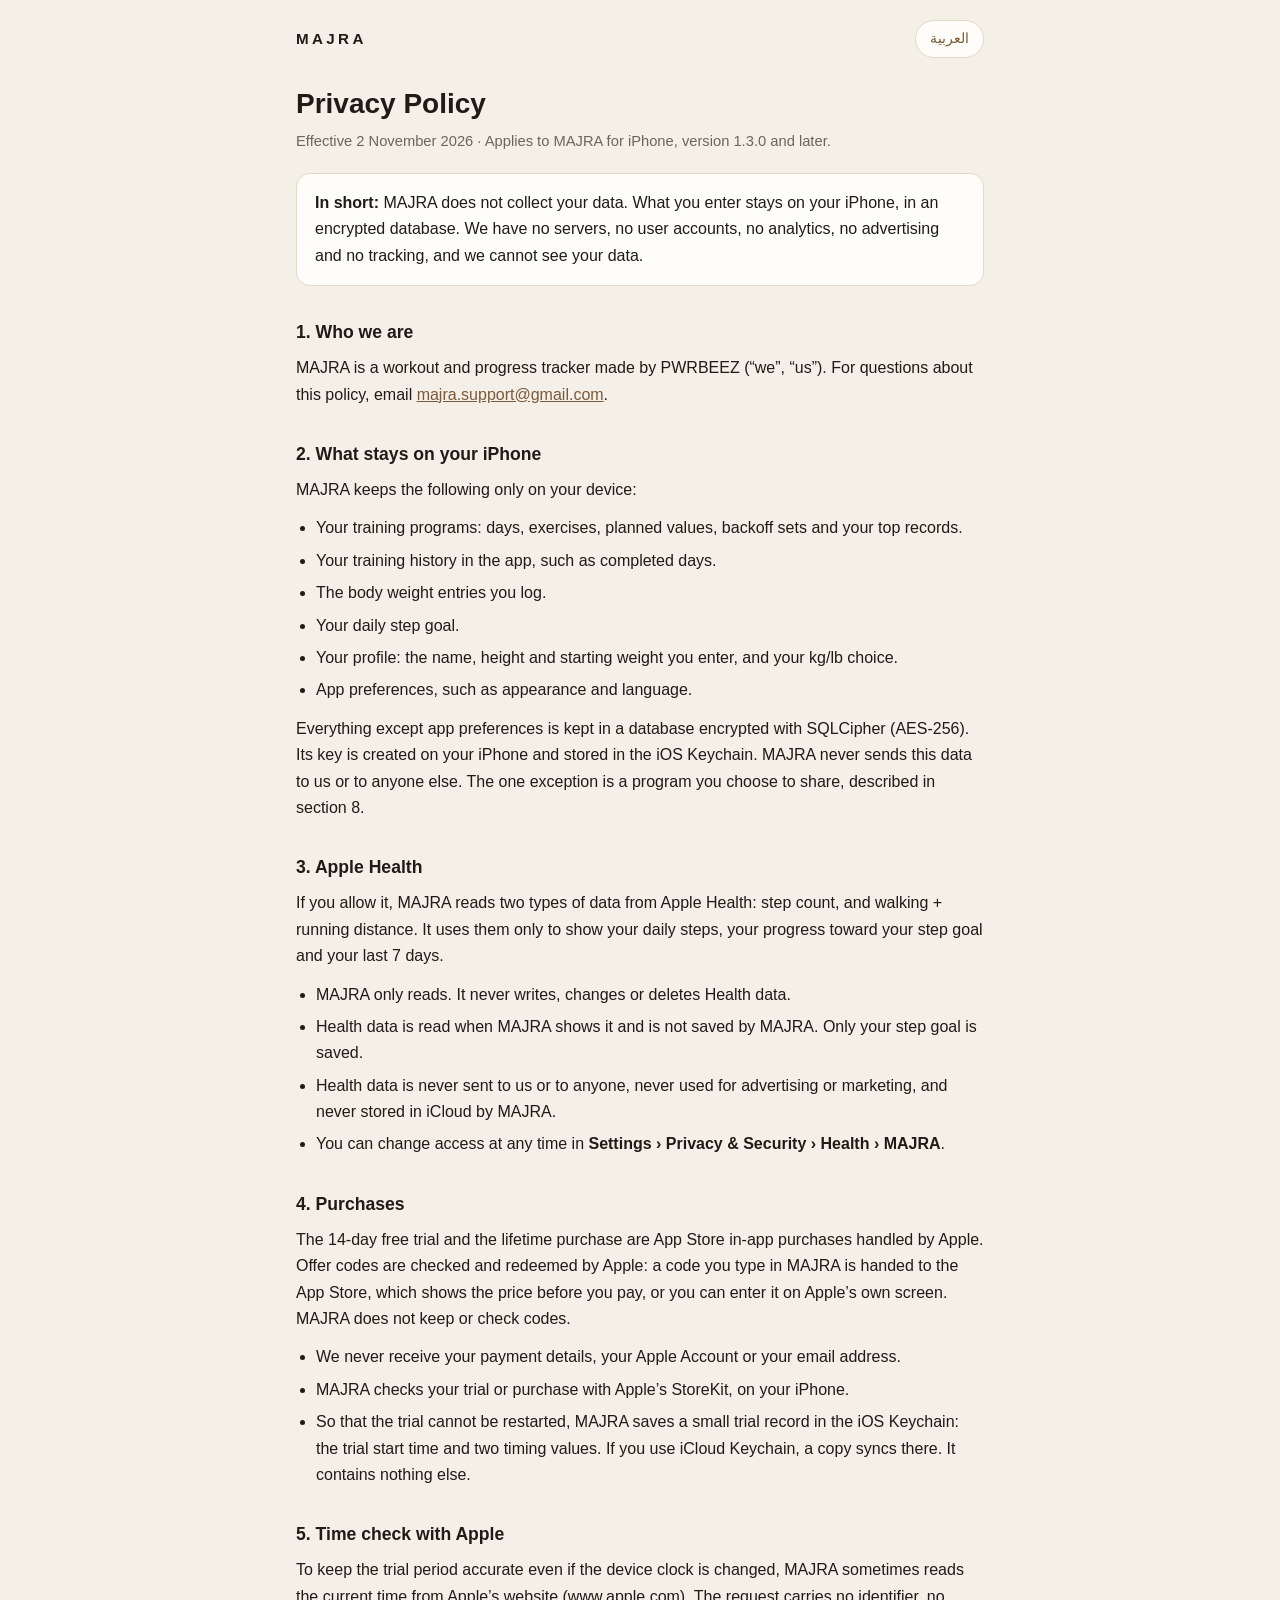
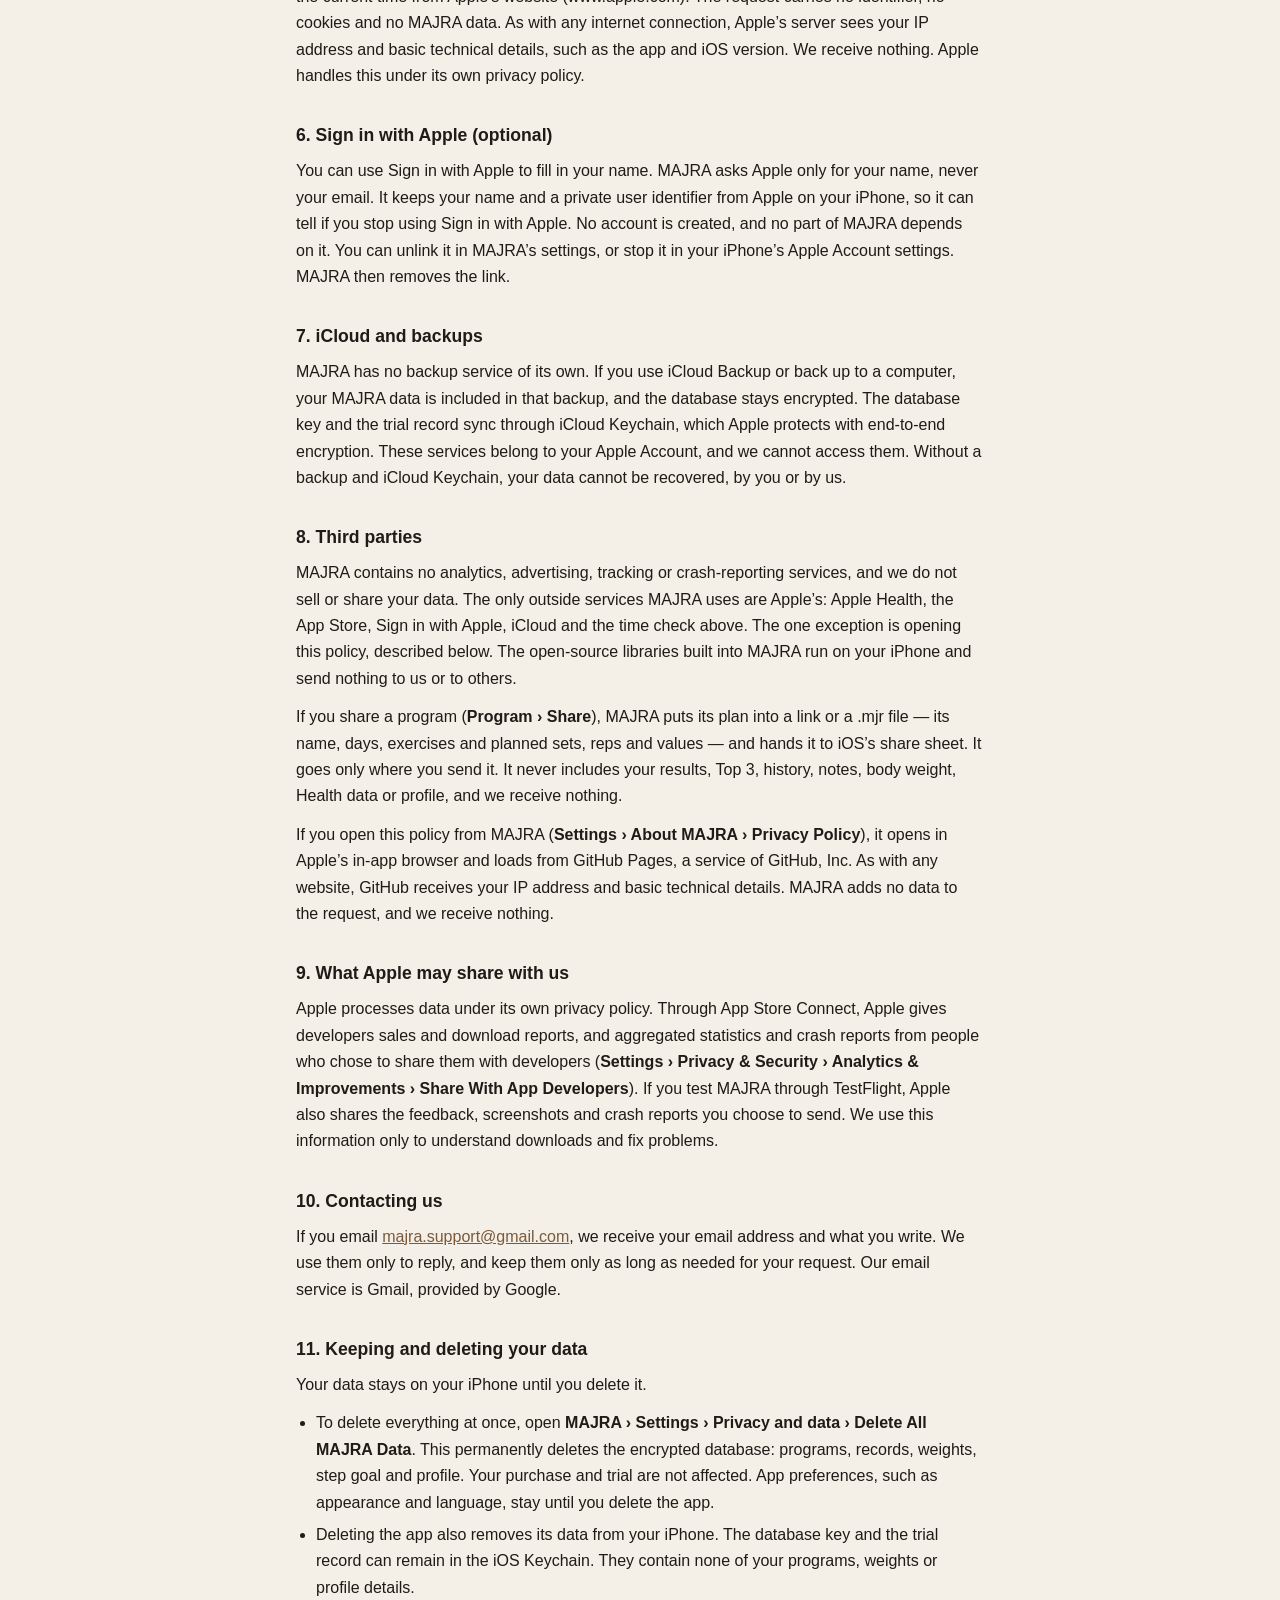
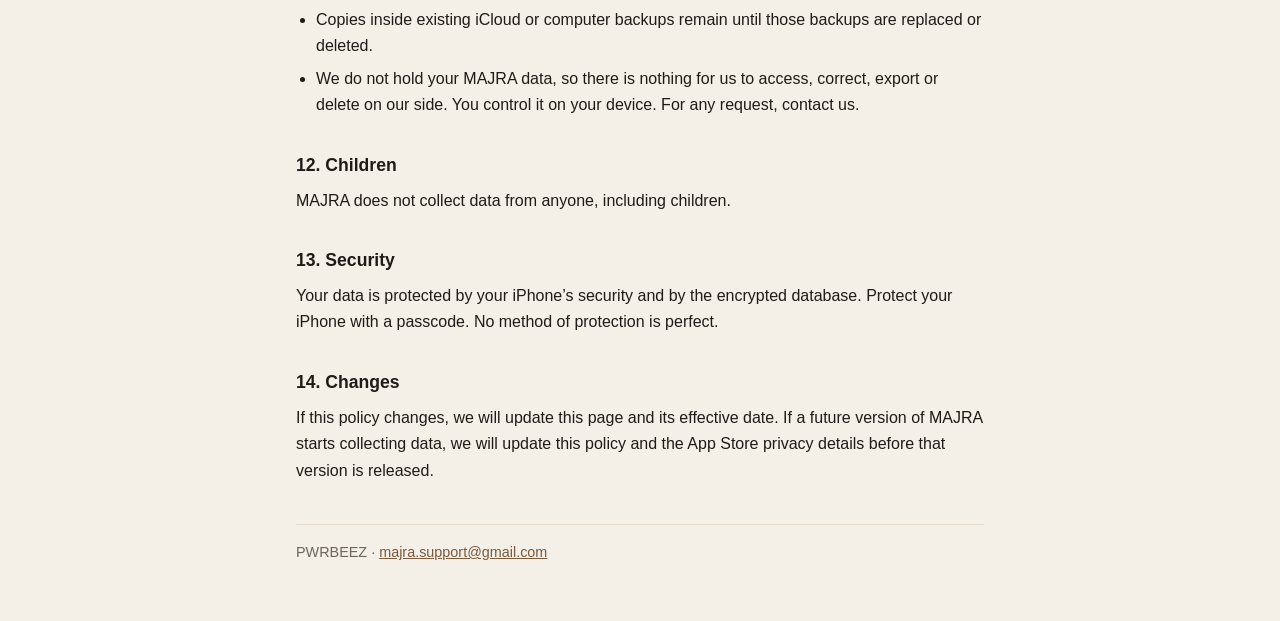
<file: index.html>
<!doctype html>
<html lang="en" dir="ltr">
<head>
<meta charset="utf-8">
<meta name="viewport" content="width=device-width, initial-scale=1">
<meta name="color-scheme" content="light dark">
<title>MAJRA Privacy Policy</title>
<meta name="description" content="Privacy Policy for MAJRA, the workout and progress tracker for iPhone. MAJRA does not collect your data.">
<link rel="alternate" hreflang="en" href="https://pwrbeez.github.io/majra-privacy/">
<link rel="alternate" hreflang="ar" href="https://pwrbeez.github.io/majra-privacy/ar/">
<link rel="stylesheet" href="style.css">
</head>
<body>
<main>
  <div class="top">
    <span class="mark">MAJRA</span>
    <a class="switch" href="ar/" hreflang="ar" lang="ar">العربية</a>
  </div>

  <h1>Privacy Policy</h1>
  <p class="meta">Effective 2 November 2026 · Applies to MAJRA for iPhone, version 1.3.0 and later.</p>

  <div class="summary">
    <p><strong>In short:</strong> MAJRA does not collect your data. What you enter stays on your iPhone, in an encrypted database. We have no servers, no user accounts, no analytics, no advertising and no tracking, and we cannot see your data.</p>
  </div>

  <h2>1. Who we are</h2>
  <p>MAJRA is a workout and progress tracker made by PWRBEEZ (“we”, “us”). For questions about this policy, email <a href="mailto:majra.support@gmail.com">majra.support@gmail.com</a>.</p>

  <h2>2. What stays on your iPhone</h2>
  <p>MAJRA keeps the following only on your device:</p>
  <ul>
    <li>Your training programs: days, exercises, planned values, backoff sets and your top records.</li>
    <li>Your training history in the app, such as completed days.</li>
    <li>The body weight entries you log.</li>
    <li>Your daily step goal.</li>
    <li>Your profile: the name, height and starting weight you enter, and your kg/lb choice.</li>
    <li>App preferences, such as appearance and language.</li>
  </ul>
  <p>Everything except app preferences is kept in a database encrypted with SQLCipher (AES-256). Its key is created on your iPhone and stored in the iOS Keychain. MAJRA never sends this data to us or to anyone else. The one exception is a program you choose to share, described in section 8.</p>

  <h2>3. Apple Health</h2>
  <p>If you allow it, MAJRA reads two types of data from Apple Health: step count, and walking + running distance. It uses them only to show your daily steps, your progress toward your step goal and your last 7 days.</p>
  <ul>
    <li>MAJRA only reads. It never writes, changes or deletes Health data.</li>
    <li>Health data is read when MAJRA shows it and is not saved by MAJRA. Only your step goal is saved.</li>
    <li>Health data is never sent to us or to anyone, never used for advertising or marketing, and never stored in iCloud by MAJRA.</li>
    <li>You can change access at any time in <span class="path">Settings › Privacy &amp; Security › Health › MAJRA</span>.</li>
  </ul>

  <h2>4. Purchases</h2>
  <p>The 14-day free trial and the lifetime purchase are App Store in-app purchases handled by Apple. Offer codes are checked and redeemed by Apple: a code you type in MAJRA is handed to the App Store, which shows the price before you pay, or you can enter it on Apple’s own screen. MAJRA does not keep or check codes.</p>
  <ul>
    <li>We never receive your payment details, your Apple Account or your email address.</li>
    <li>MAJRA checks your trial or purchase with Apple’s StoreKit, on your iPhone.</li>
    <li>So that the trial cannot be restarted, MAJRA saves a small trial record in the iOS Keychain: the trial start time and two timing values. If you use iCloud Keychain, a copy syncs there. It contains nothing else.</li>
  </ul>

  <h2>5. Time check with Apple</h2>
  <p>To keep the trial period accurate even if the device clock is changed, MAJRA sometimes reads the current time from Apple’s website (www.apple.com). The request carries no identifier, no cookies and no MAJRA data. As with any internet connection, Apple’s server sees your IP address and basic technical details, such as the app and iOS version. We receive nothing. Apple handles this under its own privacy policy.</p>

  <h2>6. Sign in with Apple (optional)</h2>
  <p>You can use Sign in with Apple to fill in your name. MAJRA asks Apple only for your name, never your email. It keeps your name and a private user identifier from Apple on your iPhone, so it can tell if you stop using Sign in with Apple. No account is created, and no part of MAJRA depends on it. You can unlink it in MAJRA’s settings, or stop it in your iPhone’s Apple Account settings. MAJRA then removes the link.</p>

  <h2>7. iCloud and backups</h2>
  <p>MAJRA has no backup service of its own. If you use iCloud Backup or back up to a computer, your MAJRA data is included in that backup, and the database stays encrypted. The database key and the trial record sync through iCloud Keychain, which Apple protects with end-to-end encryption. These services belong to your Apple Account, and we cannot access them. Without a backup and iCloud Keychain, your data cannot be recovered, by you or by us.</p>

  <h2>8. Third parties</h2>
  <p>MAJRA contains no analytics, advertising, tracking or crash-reporting services, and we do not sell or share your data. The only outside services MAJRA uses are Apple’s: Apple Health, the App Store, Sign in with Apple, iCloud and the time check above. The one exception is opening this policy, described below. The open-source libraries built into MAJRA run on your iPhone and send nothing to us or to others.</p>
  <p>If you share a program (<span class="path">Program › Share</span>), MAJRA puts its plan into a link or a .mjr file — its name, days, exercises and planned sets, reps and values — and hands it to iOS’s share sheet. It goes only where you send it. It never includes your results, Top 3, history, notes, body weight, Health data or profile, and we receive nothing.</p>
  <p>If you open this policy from MAJRA (<span class="path">Settings › About MAJRA › Privacy Policy</span>), it opens in Apple’s in-app browser and loads from GitHub Pages, a service of GitHub, Inc. As with any website, GitHub receives your IP address and basic technical details. MAJRA adds no data to the request, and we receive nothing.</p>

  <h2>9. What Apple may share with us</h2>
  <p>Apple processes data under its own privacy policy. Through App Store Connect, Apple gives developers sales and download reports, and aggregated statistics and crash reports from people who chose to share them with developers (<span class="path">Settings › Privacy &amp; Security › Analytics &amp; Improvements › Share With App Developers</span>). If you test MAJRA through TestFlight, Apple also shares the feedback, screenshots and crash reports you choose to send. We use this information only to understand downloads and fix problems.</p>

  <h2>10. Contacting us</h2>
  <p>If you email <a href="mailto:majra.support@gmail.com">majra.support@gmail.com</a>, we receive your email address and what you write. We use them only to reply, and keep them only as long as needed for your request. Our email service is Gmail, provided by Google.</p>

  <h2>11. Keeping and deleting your data</h2>
  <p>Your data stays on your iPhone until you delete it.</p>
  <ul>
    <li>To delete everything at once, open <span class="path">MAJRA › Settings › Privacy and data › Delete All MAJRA Data</span>. This permanently deletes the encrypted database: programs, records, weights, step goal and profile. Your purchase and trial are not affected. App preferences, such as appearance and language, stay until you delete the app.</li>
    <li>Deleting the app also removes its data from your iPhone. The database key and the trial record can remain in the iOS Keychain. They contain none of your programs, weights or profile details.</li>
    <li>Copies inside existing iCloud or computer backups remain until those backups are replaced or deleted.</li>
    <li>We do not hold your MAJRA data, so there is nothing for us to access, correct, export or delete on our side. You control it on your device. For any request, contact us.</li>
  </ul>

  <h2>12. Children</h2>
  <p>MAJRA does not collect data from anyone, including children.</p>

  <h2>13. Security</h2>
  <p>Your data is protected by your iPhone’s security and by the encrypted database. Protect your iPhone with a passcode. No method of protection is perfect.</p>

  <h2>14. Changes</h2>
  <p>If this policy changes, we will update this page and its effective date. If a future version of MAJRA starts collecting data, we will update this policy and the App Store privacy details before that version is released.</p>

  <footer>PWRBEEZ · <a href="mailto:majra.support@gmail.com">majra.support@gmail.com</a></footer>
</main>
</body>
</html>
</file>
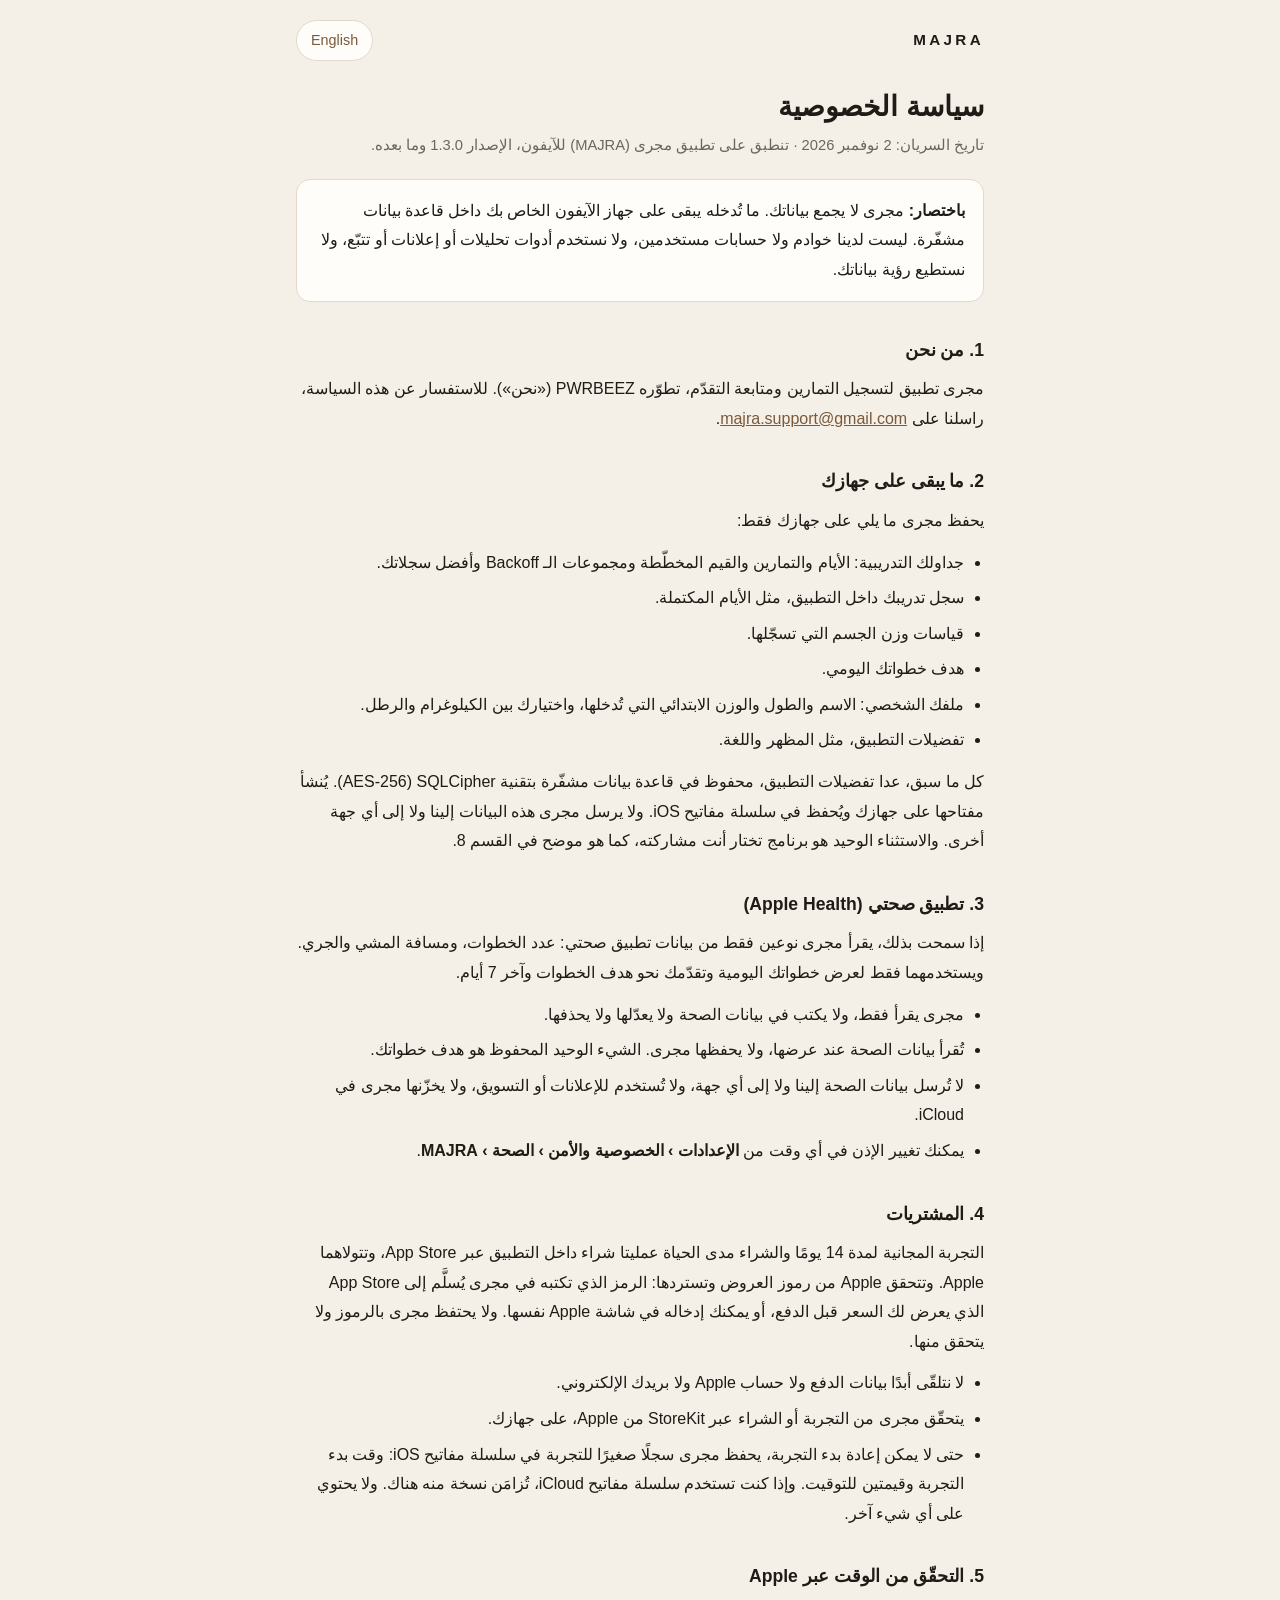
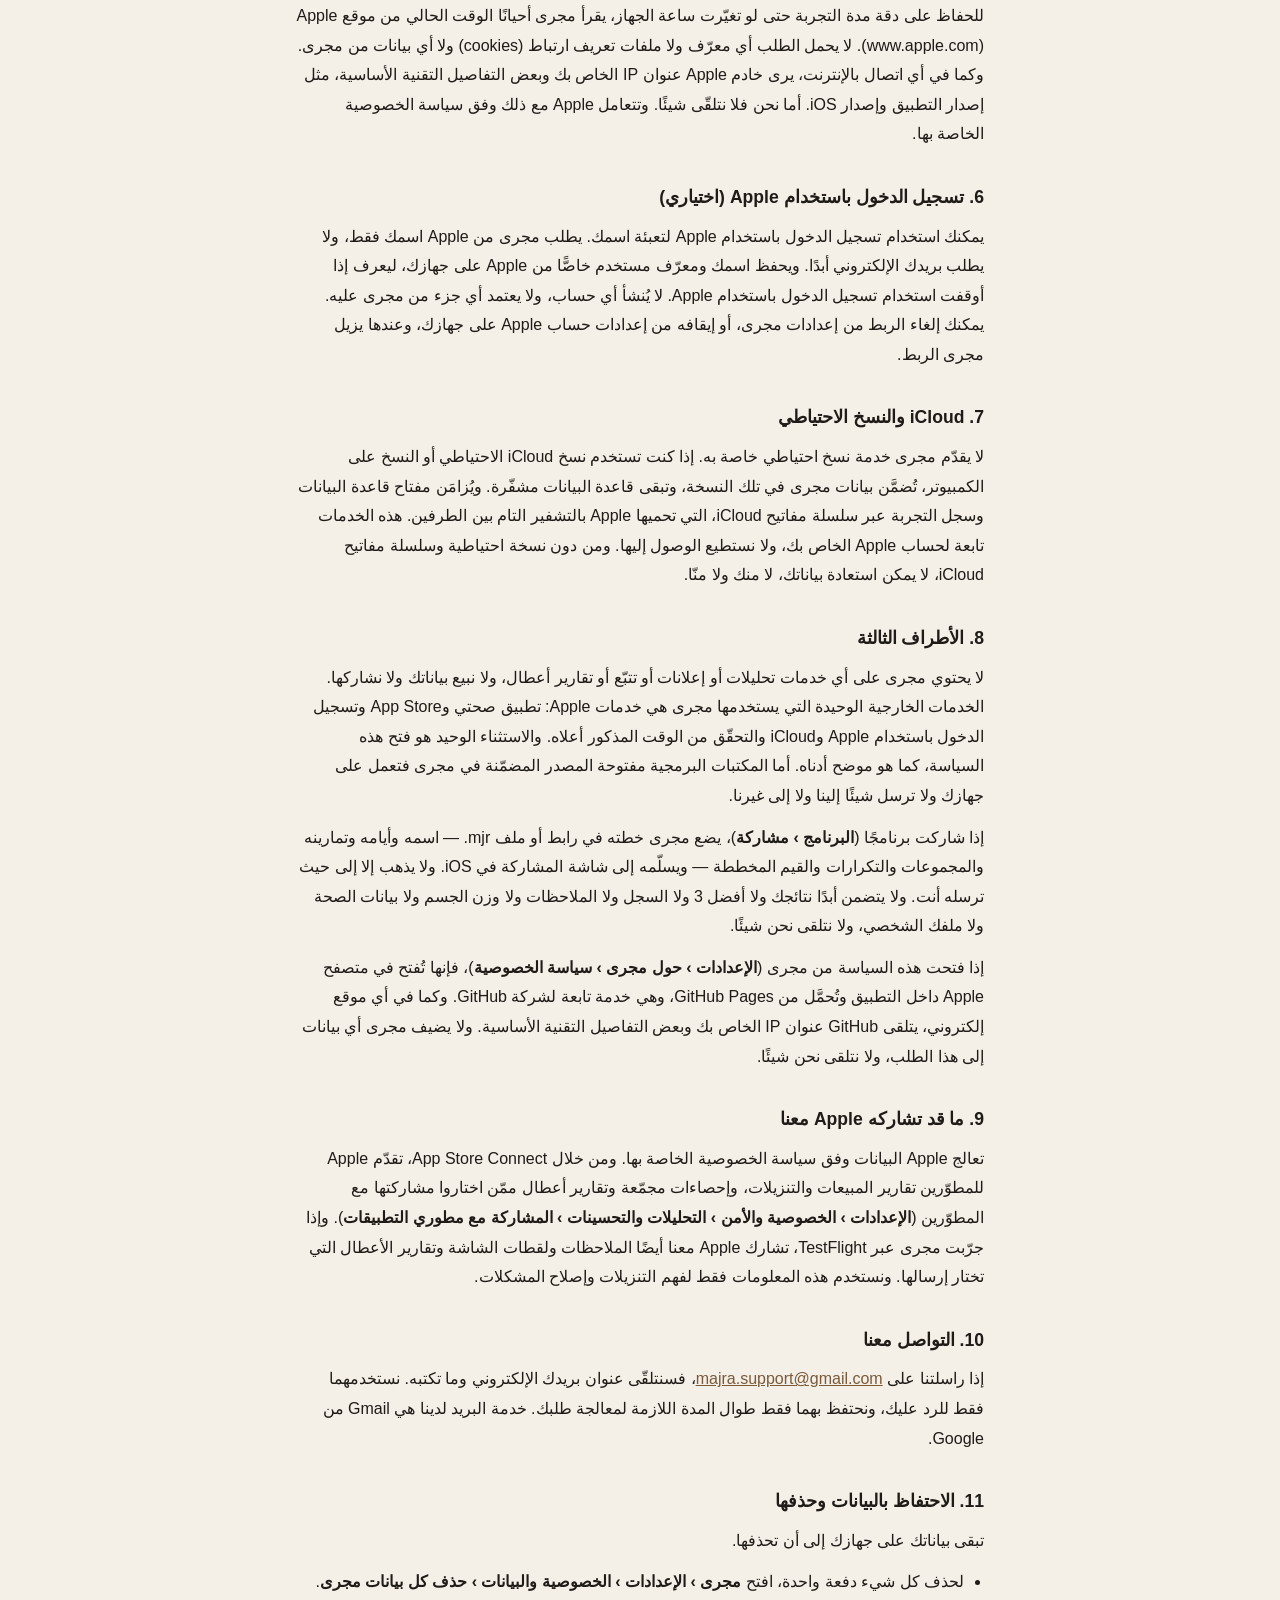
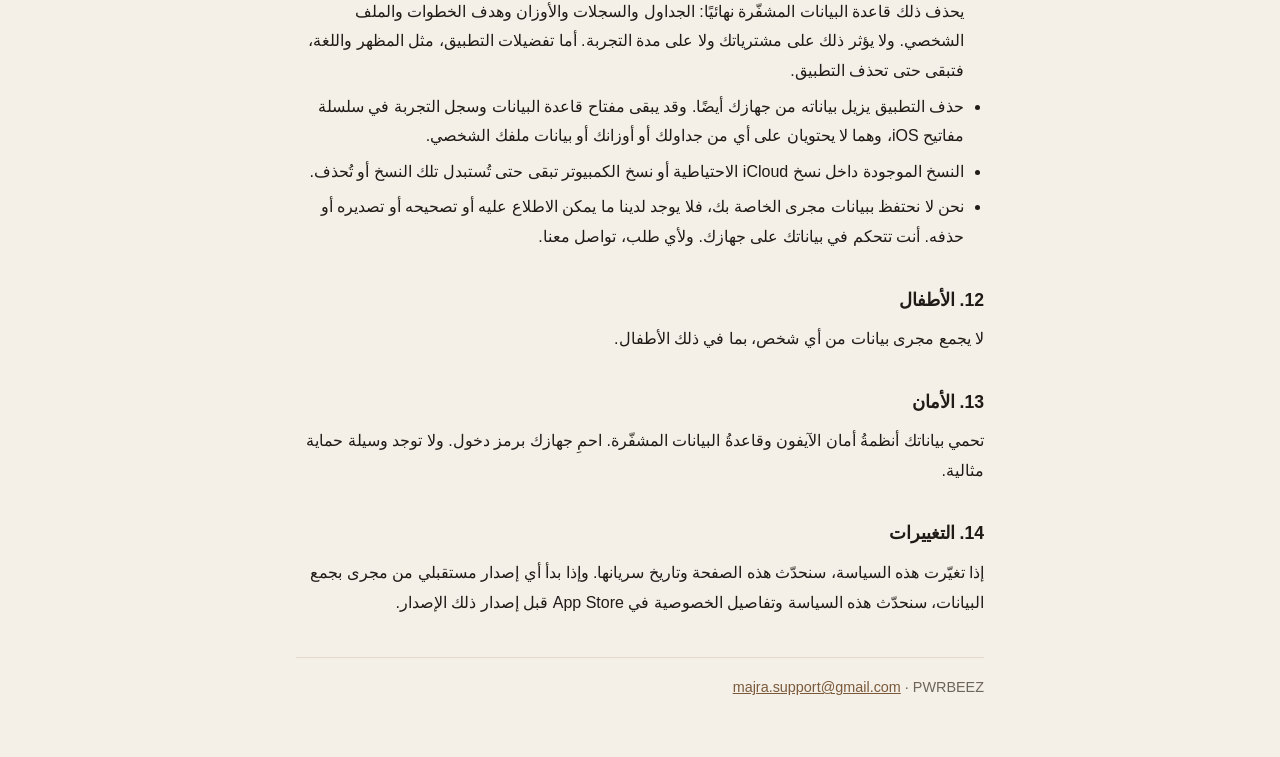
<file: ar/index.html>
<!doctype html>
<html lang="ar" dir="rtl">
<head>
<meta charset="utf-8">
<meta name="viewport" content="width=device-width, initial-scale=1">
<meta name="color-scheme" content="light dark">
<title>سياسة الخصوصية لتطبيق مجرى</title>
<meta name="description" content="سياسة الخصوصية لتطبيق مجرى (MAJRA) لتسجيل التمارين ومتابعة التقدّم على الآيفون. مجرى لا يجمع بياناتك.">
<link rel="alternate" hreflang="en" href="https://pwrbeez.github.io/majra-privacy/">
<link rel="alternate" hreflang="ar" href="https://pwrbeez.github.io/majra-privacy/ar/">
<link rel="stylesheet" href="../style.css">
</head>
<body>
<main>
  <div class="top">
    <span class="mark" dir="ltr">MAJRA</span>
    <a class="switch" href="../" hreflang="en" lang="en">English</a>
  </div>

  <h1>سياسة الخصوصية</h1>
  <p class="meta">تاريخ السريان: 2 نوفمبر 2026 · تنطبق على تطبيق مجرى (MAJRA) للآيفون، الإصدار 1.3.0 وما بعده.</p>

  <div class="summary">
    <p><strong>باختصار:</strong> مجرى لا يجمع بياناتك. ما تُدخله يبقى على جهاز الآيفون الخاص بك داخل قاعدة بيانات مشفّرة. ليست لدينا خوادم ولا حسابات مستخدمين، ولا نستخدم أدوات تحليلات أو إعلانات أو تتبّع، ولا نستطيع رؤية بياناتك.</p>
  </div>

  <h2>1. من نحن</h2>
  <p>مجرى تطبيق لتسجيل التمارين ومتابعة التقدّم، تطوّره PWRBEEZ («نحن»). للاستفسار عن هذه السياسة، راسلنا على <a href="mailto:majra.support@gmail.com" dir="ltr">majra.support@gmail.com</a>.</p>

  <h2>2. ما يبقى على جهازك</h2>
  <p>يحفظ مجرى ما يلي على جهازك فقط:</p>
  <ul>
    <li>جداولك التدريبية: الأيام والتمارين والقيم المخطّطة ومجموعات الـ Backoff وأفضل سجلاتك.</li>
    <li>سجل تدريبك داخل التطبيق، مثل الأيام المكتملة.</li>
    <li>قياسات وزن الجسم التي تسجّلها.</li>
    <li>هدف خطواتك اليومي.</li>
    <li>ملفك الشخصي: الاسم والطول والوزن الابتدائي التي تُدخلها، واختيارك بين الكيلوغرام والرطل.</li>
    <li>تفضيلات التطبيق، مثل المظهر واللغة.</li>
  </ul>
  <p>كل ما سبق، عدا تفضيلات التطبيق، محفوظ في قاعدة بيانات مشفّرة بتقنية SQLCipher ‏(AES-256). يُنشأ مفتاحها على جهازك ويُحفظ في سلسلة مفاتيح iOS. ولا يرسل مجرى هذه البيانات إلينا ولا إلى أي جهة أخرى. والاستثناء الوحيد هو برنامج تختار أنت مشاركته، كما هو موضح في القسم 8.</p>

  <h2>3. تطبيق صحتي (Apple Health)</h2>
  <p>إذا سمحت بذلك، يقرأ مجرى نوعين فقط من بيانات تطبيق صحتي: عدد الخطوات، ومسافة المشي والجري. ويستخدمهما فقط لعرض خطواتك اليومية وتقدّمك نحو هدف الخطوات وآخر 7 أيام.</p>
  <ul>
    <li>مجرى يقرأ فقط، ولا يكتب في بيانات الصحة ولا يعدّلها ولا يحذفها.</li>
    <li>تُقرأ بيانات الصحة عند عرضها، ولا يحفظها مجرى. الشيء الوحيد المحفوظ هو هدف خطواتك.</li>
    <li>لا تُرسل بيانات الصحة إلينا ولا إلى أي جهة، ولا تُستخدم للإعلانات أو التسويق، ولا يخزّنها مجرى في iCloud.</li>
    <li>يمكنك تغيير الإذن في أي وقت من <span class="path">الإعدادات › الخصوصية والأمن › الصحة › MAJRA</span>.</li>
  </ul>

  <h2>4. المشتريات</h2>
  <p>التجربة المجانية لمدة 14 يومًا والشراء مدى الحياة عمليتا شراء داخل التطبيق عبر App Store، وتتولاهما Apple. وتتحقق Apple من رموز العروض وتستردها: الرمز الذي تكتبه في مجرى يُسلَّم إلى App Store الذي يعرض لك السعر قبل الدفع، أو يمكنك إدخاله في شاشة Apple نفسها. ولا يحتفظ مجرى بالرموز ولا يتحقق منها.</p>
  <ul>
    <li>لا نتلقّى أبدًا بيانات الدفع ولا حساب Apple ولا بريدك الإلكتروني.</li>
    <li>يتحقّق مجرى من التجربة أو الشراء عبر StoreKit من Apple، على جهازك.</li>
    <li>حتى لا يمكن إعادة بدء التجربة، يحفظ مجرى سجلًا صغيرًا للتجربة في سلسلة مفاتيح iOS: وقت بدء التجربة وقيمتين للتوقيت. وإذا كنت تستخدم سلسلة مفاتيح iCloud، تُزامَن نسخة منه هناك. ولا يحتوي على أي شيء آخر.</li>
  </ul>

  <h2>5. التحقّق من الوقت عبر Apple</h2>
  <p>للحفاظ على دقة مدة التجربة حتى لو تغيّرت ساعة الجهاز، يقرأ مجرى أحيانًا الوقت الحالي من موقع Apple ‏(<span dir="ltr">www.apple.com</span>). لا يحمل الطلب أي معرّف ولا ملفات تعريف ارتباط (cookies) ولا أي بيانات من مجرى. وكما في أي اتصال بالإنترنت، يرى خادم Apple عنوان IP الخاص بك وبعض التفاصيل التقنية الأساسية، مثل إصدار التطبيق وإصدار iOS. أما نحن فلا نتلقّى شيئًا. وتتعامل Apple مع ذلك وفق سياسة الخصوصية الخاصة بها.</p>

  <h2>6. تسجيل الدخول باستخدام Apple (اختياري)</h2>
  <p>يمكنك استخدام تسجيل الدخول باستخدام Apple لتعبئة اسمك. يطلب مجرى من Apple اسمك فقط، ولا يطلب بريدك الإلكتروني أبدًا. ويحفظ اسمك ومعرّف مستخدم خاصًّا من Apple على جهازك، ليعرف إذا أوقفت استخدام تسجيل الدخول باستخدام Apple. لا يُنشأ أي حساب، ولا يعتمد أي جزء من مجرى عليه. يمكنك إلغاء الربط من إعدادات مجرى، أو إيقافه من إعدادات حساب Apple على جهازك، وعندها يزيل مجرى الربط.</p>

  <h2>7. iCloud والنسخ الاحتياطي</h2>
  <p>لا يقدّم مجرى خدمة نسخ احتياطي خاصة به. إذا كنت تستخدم نسخ iCloud الاحتياطي أو النسخ على الكمبيوتر، تُضمَّن بيانات مجرى في تلك النسخة، وتبقى قاعدة البيانات مشفّرة. ويُزامَن مفتاح قاعدة البيانات وسجل التجربة عبر سلسلة مفاتيح iCloud، التي تحميها Apple بالتشفير التام بين الطرفين. هذه الخدمات تابعة لحساب Apple الخاص بك، ولا نستطيع الوصول إليها. ومن دون نسخة احتياطية وسلسلة مفاتيح iCloud، لا يمكن استعادة بياناتك، لا منك ولا منّا.</p>

  <h2>8. الأطراف الثالثة</h2>
  <p>لا يحتوي مجرى على أي خدمات تحليلات أو إعلانات أو تتبّع أو تقارير أعطال، ولا نبيع بياناتك ولا نشاركها. الخدمات الخارجية الوحيدة التي يستخدمها مجرى هي خدمات Apple: تطبيق صحتي وApp Store وتسجيل الدخول باستخدام Apple وiCloud والتحقّق من الوقت المذكور أعلاه. والاستثناء الوحيد هو فتح هذه السياسة، كما هو موضح أدناه. أما المكتبات البرمجية مفتوحة المصدر المضمّنة في مجرى فتعمل على جهازك ولا ترسل شيئًا إلينا ولا إلى غيرنا.</p>
  <p>إذا شاركت برنامجًا (<span class="path">البرنامج › مشاركة</span>)، يضع مجرى خطته في رابط أو ملف ‎.mjr‎ — اسمه وأيامه وتمارينه والمجموعات والتكرارات والقيم المخططة — ويسلّمه إلى شاشة المشاركة في iOS. ولا يذهب إلا إلى حيث ترسله أنت. ولا يتضمن أبدًا نتائجك ولا أفضل 3 ولا السجل ولا الملاحظات ولا وزن الجسم ولا بيانات الصحة ولا ملفك الشخصي، ولا نتلقى نحن شيئًا.</p>
  <p>إذا فتحت هذه السياسة من مجرى (<span class="path">الإعدادات › حول مجرى › سياسة الخصوصية</span>)، فإنها تُفتح في متصفح Apple داخل التطبيق وتُحمَّل من GitHub Pages، وهي خدمة تابعة لشركة GitHub. وكما في أي موقع إلكتروني، يتلقى GitHub عنوان IP الخاص بك وبعض التفاصيل التقنية الأساسية. ولا يضيف مجرى أي بيانات إلى هذا الطلب، ولا نتلقى نحن شيئًا.</p>

  <h2>9. ما قد تشاركه Apple معنا</h2>
  <p>تعالج Apple البيانات وفق سياسة الخصوصية الخاصة بها. ومن خلال App Store Connect، تقدّم Apple للمطوّرين تقارير المبيعات والتنزيلات، وإحصاءات مجمّعة وتقارير أعطال ممّن اختاروا مشاركتها مع المطوّرين (<span class="path">الإعدادات › الخصوصية والأمن › التحليلات والتحسينات › المشاركة مع مطوري التطبيقات</span>). وإذا جرّبت مجرى عبر TestFlight، تشارك Apple معنا أيضًا الملاحظات ولقطات الشاشة وتقارير الأعطال التي تختار إرسالها. ونستخدم هذه المعلومات فقط لفهم التنزيلات وإصلاح المشكلات.</p>

  <h2>10. التواصل معنا</h2>
  <p>إذا راسلتنا على <a href="mailto:majra.support@gmail.com" dir="ltr">majra.support@gmail.com</a>، فسنتلقّى عنوان بريدك الإلكتروني وما تكتبه. نستخدمهما فقط للرد عليك، ونحتفظ بهما فقط طوال المدة اللازمة لمعالجة طلبك. خدمة البريد لدينا هي Gmail من Google.</p>

  <h2>11. الاحتفاظ بالبيانات وحذفها</h2>
  <p>تبقى بياناتك على جهازك إلى أن تحذفها.</p>
  <ul>
    <li>لحذف كل شيء دفعة واحدة، افتح <span class="path">مجرى › الإعدادات › الخصوصية والبيانات › حذف كل بيانات مجرى</span>. يحذف ذلك قاعدة البيانات المشفّرة نهائيًا: الجداول والسجلات والأوزان وهدف الخطوات والملف الشخصي. ولا يؤثر ذلك على مشترياتك ولا على مدة التجربة. أما تفضيلات التطبيق، مثل المظهر واللغة، فتبقى حتى تحذف التطبيق.</li>
    <li>حذف التطبيق يزيل بياناته من جهازك أيضًا. وقد يبقى مفتاح قاعدة البيانات وسجل التجربة في سلسلة مفاتيح iOS، وهما لا يحتويان على أي من جداولك أو أوزانك أو بيانات ملفك الشخصي.</li>
    <li>النسخ الموجودة داخل نسخ iCloud الاحتياطية أو نسخ الكمبيوتر تبقى حتى تُستبدل تلك النسخ أو تُحذف.</li>
    <li>نحن لا نحتفظ ببيانات مجرى الخاصة بك، فلا يوجد لدينا ما يمكن الاطلاع عليه أو تصحيحه أو تصديره أو حذفه. أنت تتحكم في بياناتك على جهازك. ولأي طلب، تواصل معنا.</li>
  </ul>

  <h2>12. الأطفال</h2>
  <p>لا يجمع مجرى بيانات من أي شخص، بما في ذلك الأطفال.</p>

  <h2>13. الأمان</h2>
  <p>تحمي بياناتك أنظمةُ أمان الآيفون وقاعدةُ البيانات المشفّرة. احمِ جهازك برمز دخول. ولا توجد وسيلة حماية مثالية.</p>

  <h2>14. التغييرات</h2>
  <p>إذا تغيّرت هذه السياسة، سنحدّث هذه الصفحة وتاريخ سريانها. وإذا بدأ أي إصدار مستقبلي من مجرى بجمع البيانات، سنحدّث هذه السياسة وتفاصيل الخصوصية في App Store قبل إصدار ذلك الإصدار.</p>

  <footer>PWRBEEZ · <a href="mailto:majra.support@gmail.com" dir="ltr">majra.support@gmail.com</a></footer>
</main>
</body>
</html>
</file>
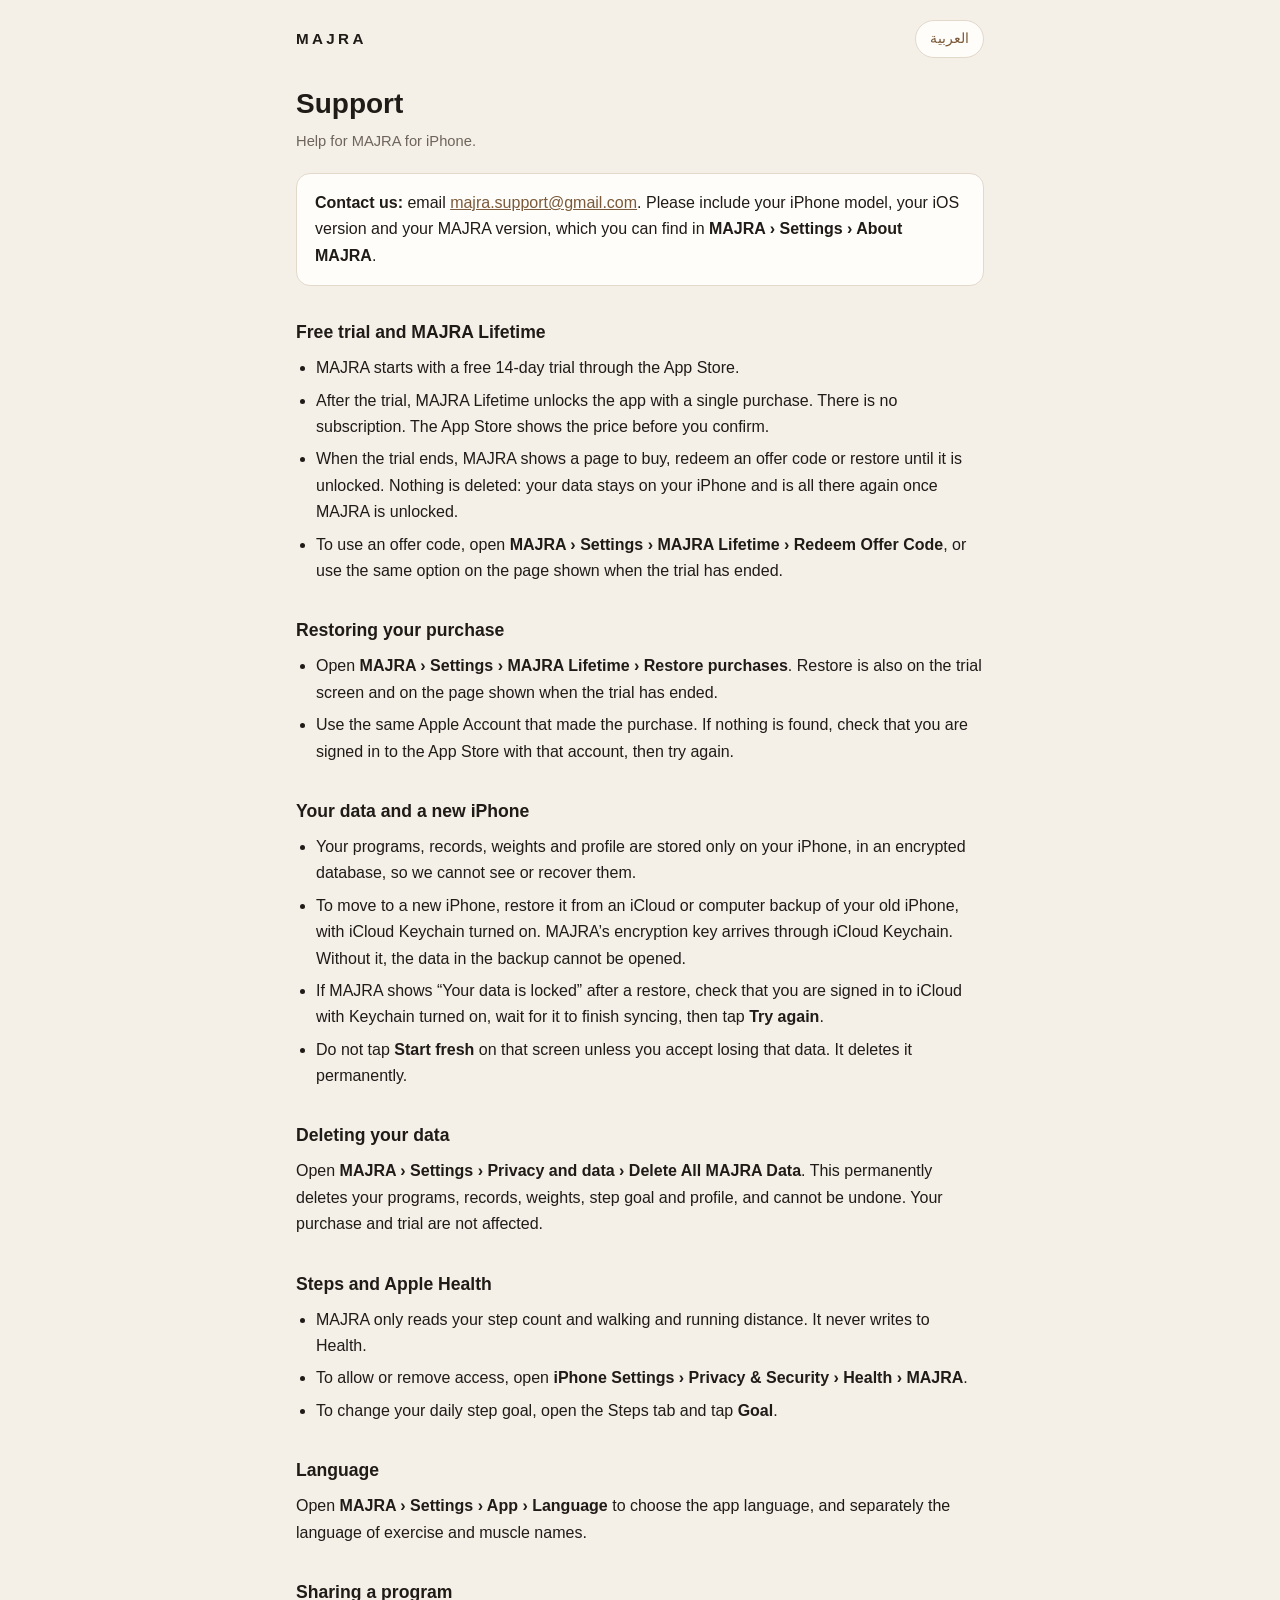
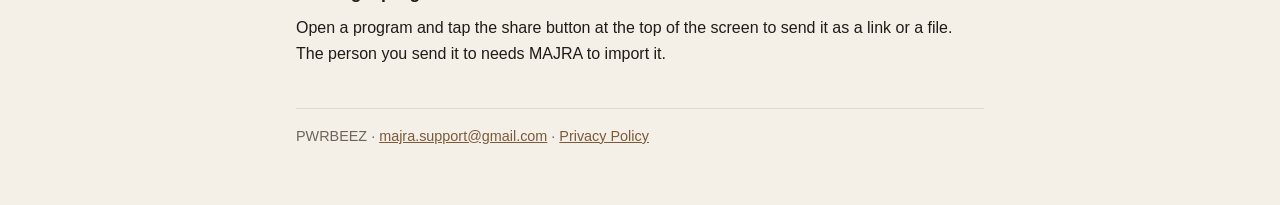
<file: support/index.html>
<!doctype html>
<html lang="en" dir="ltr">
<head>
<meta charset="utf-8">
<meta name="viewport" content="width=device-width, initial-scale=1">
<meta name="color-scheme" content="light dark">
<title>MAJRA Support</title>
<meta name="description" content="Help and contact for MAJRA, the workout and progress tracker for iPhone.">
<link rel="alternate" hreflang="en" href="https://pwrbeez.github.io/majra-privacy/support/">
<link rel="alternate" hreflang="ar" href="https://pwrbeez.github.io/majra-privacy/ar/support/">
<link rel="stylesheet" href="../style.css">
</head>
<body>
<main>
  <div class="top">
    <span class="mark">MAJRA</span>
    <a class="switch" href="../ar/support/" hreflang="ar" lang="ar">العربية</a>
  </div>

  <h1>Support</h1>
  <p class="meta">Help for MAJRA for iPhone.</p>

  <div class="summary">
    <p><strong>Contact us:</strong> email <a href="mailto:majra.support@gmail.com">majra.support@gmail.com</a>. Please include your iPhone model, your iOS version and your MAJRA version, which you can find in <span class="path">MAJRA › Settings › About MAJRA</span>.</p>
  </div>

  <h2>Free trial and MAJRA Lifetime</h2>
  <ul>
    <li>MAJRA starts with a free 14-day trial through the App Store.</li>
    <li>After the trial, MAJRA Lifetime unlocks the app with a single purchase. There is no subscription. The App Store shows the price before you confirm.</li>
    <li>When the trial ends, MAJRA shows a page to buy, redeem an offer code or restore until it is unlocked. Nothing is deleted: your data stays on your iPhone and is all there again once MAJRA is unlocked.</li>
    <li>To use an offer code, open <span class="path">MAJRA › Settings › MAJRA Lifetime › Redeem Offer Code</span>, or use the same option on the page shown when the trial has ended.</li>
  </ul>

  <h2>Restoring your purchase</h2>
  <ul>
    <li>Open <span class="path">MAJRA › Settings › MAJRA Lifetime › Restore purchases</span>. Restore is also on the trial screen and on the page shown when the trial has ended.</li>
    <li>Use the same Apple Account that made the purchase. If nothing is found, check that you are signed in to the App Store with that account, then try again.</li>
  </ul>

  <h2>Your data and a new iPhone</h2>
  <ul>
    <li>Your programs, records, weights and profile are stored only on your iPhone, in an encrypted database, so we cannot see or recover them.</li>
    <li>To move to a new iPhone, restore it from an iCloud or computer backup of your old iPhone, with iCloud Keychain turned on. MAJRA’s encryption key arrives through iCloud Keychain. Without it, the data in the backup cannot be opened.</li>
    <li>If MAJRA shows “Your data is locked” after a restore, check that you are signed in to iCloud with Keychain turned on, wait for it to finish syncing, then tap <span class="path">Try again</span>.</li>
    <li>Do not tap <span class="path">Start fresh</span> on that screen unless you accept losing that data. It deletes it permanently.</li>
  </ul>

  <h2>Deleting your data</h2>
  <p>Open <span class="path">MAJRA › Settings › Privacy and data › Delete All MAJRA Data</span>. This permanently deletes your programs, records, weights, step goal and profile, and cannot be undone. Your purchase and trial are not affected.</p>

  <h2>Steps and Apple Health</h2>
  <ul>
    <li>MAJRA only reads your step count and walking and running distance. It never writes to Health.</li>
    <li>To allow or remove access, open <span class="path">iPhone Settings › Privacy &amp; Security › Health › MAJRA</span>.</li>
    <li>To change your daily step goal, open the Steps tab and tap <span class="path">Goal</span>.</li>
  </ul>

  <h2>Language</h2>
  <p>Open <span class="path">MAJRA › Settings › App › Language</span> to choose the app language, and separately the language of exercise and muscle names.</p>

  <h2>Sharing a program</h2>
  <p>Open a program and tap the share button at the top of the screen to send it as a link or a file. The person you send it to needs MAJRA to import it.</p>

  <footer>PWRBEEZ · <a href="mailto:majra.support@gmail.com">majra.support@gmail.com</a> · <a href="../">Privacy Policy</a></footer>
</main>
</body>
</html>
</file>
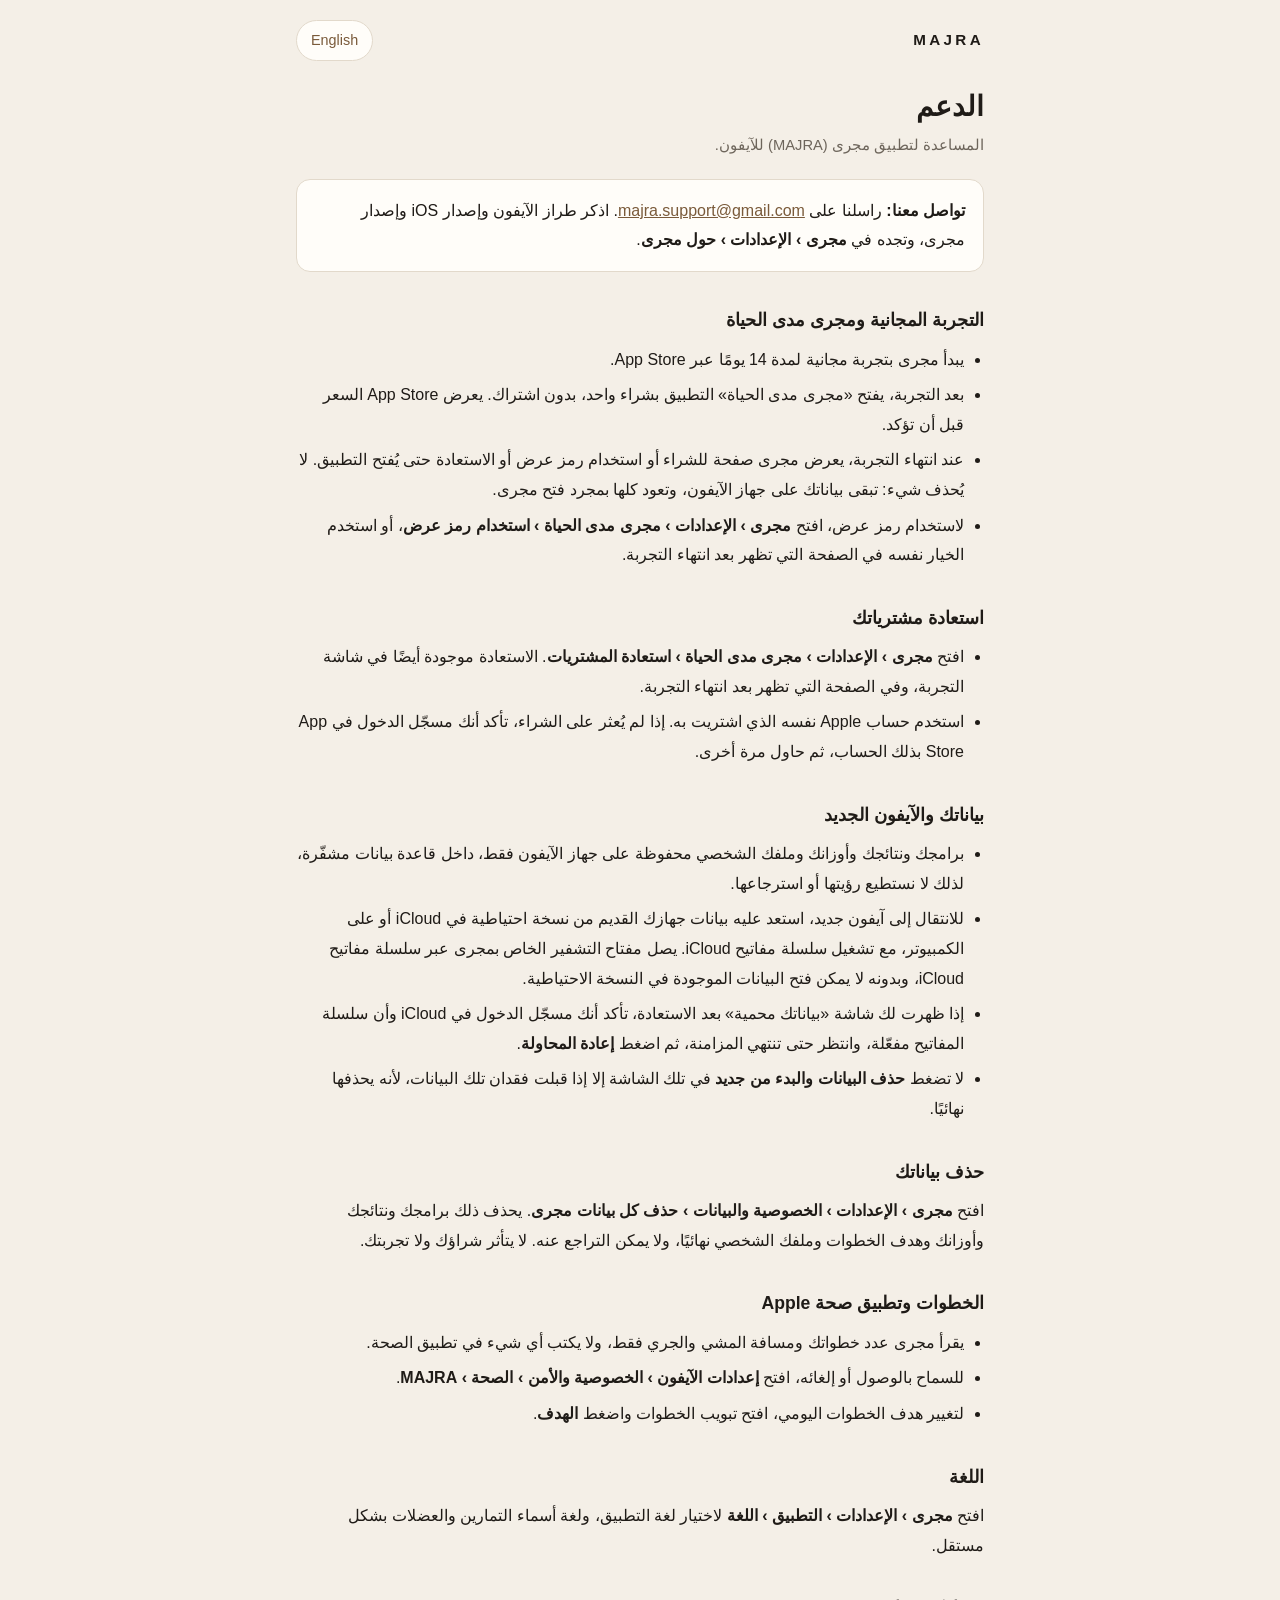
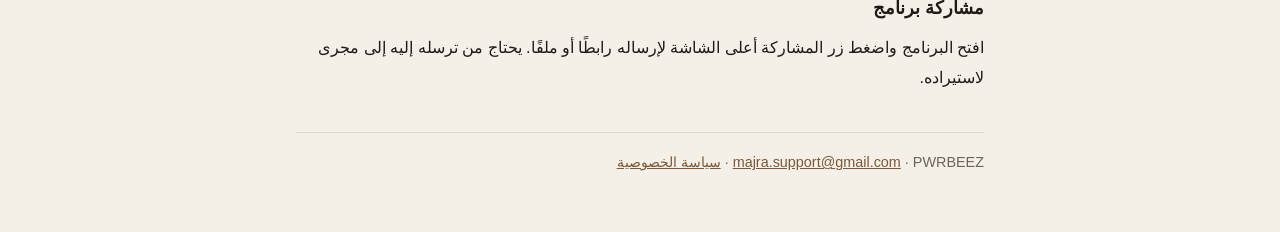
<file: ar/support/index.html>
<!doctype html>
<html lang="ar" dir="rtl">
<head>
<meta charset="utf-8">
<meta name="viewport" content="width=device-width, initial-scale=1">
<meta name="color-scheme" content="light dark">
<title>الدعم لتطبيق مجرى</title>
<meta name="description" content="المساعدة والتواصل لتطبيق مجرى (MAJRA) لتسجيل التمارين ومتابعة التقدّم على الآيفون.">
<link rel="alternate" hreflang="en" href="https://pwrbeez.github.io/majra-privacy/support/">
<link rel="alternate" hreflang="ar" href="https://pwrbeez.github.io/majra-privacy/ar/support/">
<link rel="stylesheet" href="../../style.css">
</head>
<body>
<main>
  <div class="top">
    <span class="mark" dir="ltr">MAJRA</span>
    <a class="switch" href="../../support/" hreflang="en" lang="en">English</a>
  </div>

  <h1>الدعم</h1>
  <p class="meta">المساعدة لتطبيق مجرى (MAJRA) للآيفون.</p>

  <div class="summary">
    <p><strong>تواصل معنا:</strong> راسلنا على <a href="mailto:majra.support@gmail.com" dir="ltr">majra.support@gmail.com</a>. اذكر طراز الآيفون وإصدار iOS وإصدار مجرى، وتجده في <span class="path">مجرى › الإعدادات › حول مجرى</span>.</p>
  </div>

  <h2>التجربة المجانية ومجرى مدى الحياة</h2>
  <ul>
    <li>يبدأ مجرى بتجربة مجانية لمدة 14 يومًا عبر App Store.</li>
    <li>بعد التجربة، يفتح «مجرى مدى الحياة» التطبيق بشراء واحد، بدون اشتراك. يعرض App Store السعر قبل أن تؤكد.</li>
    <li>عند انتهاء التجربة، يعرض مجرى صفحة للشراء أو استخدام رمز عرض أو الاستعادة حتى يُفتح التطبيق. لا يُحذف شيء: تبقى بياناتك على جهاز الآيفون، وتعود كلها بمجرد فتح مجرى.</li>
    <li>لاستخدام رمز عرض، افتح <span class="path">مجرى › الإعدادات › مجرى مدى الحياة › استخدام رمز عرض</span>، أو استخدم الخيار نفسه في الصفحة التي تظهر بعد انتهاء التجربة.</li>
  </ul>

  <h2>استعادة مشترياتك</h2>
  <ul>
    <li>افتح <span class="path">مجرى › الإعدادات › مجرى مدى الحياة › استعادة المشتريات</span>. الاستعادة موجودة أيضًا في شاشة التجربة، وفي الصفحة التي تظهر بعد انتهاء التجربة.</li>
    <li>استخدم حساب Apple نفسه الذي اشتريت به. إذا لم يُعثر على الشراء، تأكد أنك مسجّل الدخول في App Store بذلك الحساب، ثم حاول مرة أخرى.</li>
  </ul>

  <h2>بياناتك والآيفون الجديد</h2>
  <ul>
    <li>برامجك ونتائجك وأوزانك وملفك الشخصي محفوظة على جهاز الآيفون فقط، داخل قاعدة بيانات مشفّرة، لذلك لا نستطيع رؤيتها أو استرجاعها.</li>
    <li>للانتقال إلى آيفون جديد، استعد عليه بيانات جهازك القديم من نسخة احتياطية في iCloud أو على الكمبيوتر، مع تشغيل سلسلة مفاتيح iCloud. يصل مفتاح التشفير الخاص بمجرى عبر سلسلة مفاتيح iCloud، وبدونه لا يمكن فتح البيانات الموجودة في النسخة الاحتياطية.</li>
    <li>إذا ظهرت لك شاشة «بياناتك محمية» بعد الاستعادة، تأكد أنك مسجّل الدخول في iCloud وأن سلسلة المفاتيح مفعّلة، وانتظر حتى تنتهي المزامنة، ثم اضغط <span class="path">إعادة المحاولة</span>.</li>
    <li>لا تضغط <span class="path">حذف البيانات والبدء من جديد</span> في تلك الشاشة إلا إذا قبلت فقدان تلك البيانات، لأنه يحذفها نهائيًا.</li>
  </ul>

  <h2>حذف بياناتك</h2>
  <p>افتح <span class="path">مجرى › الإعدادات › الخصوصية والبيانات › حذف كل بيانات مجرى</span>. يحذف ذلك برامجك ونتائجك وأوزانك وهدف الخطوات وملفك الشخصي نهائيًا، ولا يمكن التراجع عنه. لا يتأثر شراؤك ولا تجربتك.</p>

  <h2>الخطوات وتطبيق صحة Apple</h2>
  <ul>
    <li>يقرأ مجرى عدد خطواتك ومسافة المشي والجري فقط، ولا يكتب أي شيء في تطبيق الصحة.</li>
    <li>للسماح بالوصول أو إلغائه، افتح <span class="path">إعدادات الآيفون › الخصوصية والأمن › الصحة › MAJRA</span>.</li>
    <li>لتغيير هدف الخطوات اليومي، افتح تبويب الخطوات واضغط <span class="path">الهدف</span>.</li>
  </ul>

  <h2>اللغة</h2>
  <p>افتح <span class="path">مجرى › الإعدادات › التطبيق › اللغة</span> لاختيار لغة التطبيق، ولغة أسماء التمارين والعضلات بشكل مستقل.</p>

  <h2>مشاركة برنامج</h2>
  <p>افتح البرنامج واضغط زر المشاركة أعلى الشاشة لإرساله رابطًا أو ملفًا. يحتاج من ترسله إليه إلى مجرى لاستيراده.</p>

  <footer>PWRBEEZ · <a href="mailto:majra.support@gmail.com" dir="ltr">majra.support@gmail.com</a> · <a href="../">سياسة الخصوصية</a></footer>
</main>
</body>
</html>
</file>
<file: style.css>
:root {
  color-scheme: light dark;
  --bg: #f4efe7;
  --surface: #fffdf9;
  --text: #1f1b17;
  --muted: #6d655b;
  --line: #e2d9cb;
  --accent: #7a5a3a;
}

@media (prefers-color-scheme: dark) {
  :root {
    --bg: #131110;
    --surface: #1c1916;
    --text: #f0ebe4;
    --muted: #a59b90;
    --line: #2f2a25;
    --accent: #d4b28c;
  }
}

* { box-sizing: border-box; }

html { -webkit-text-size-adjust: 100%; }

body {
  margin: 0;
  background: var(--bg);
  color: var(--text);
  font: 16px/1.65 -apple-system, BlinkMacSystemFont, "Segoe UI", Roboto, "Helvetica Neue", Arial, sans-serif;
}

:lang(ar) body,
body:lang(ar) {
  font-family: "SF Arabic", "Geeza Pro", "Noto Naskh Arabic", "Segoe UI", Tahoma, sans-serif;
  line-height: 1.85;
}

main {
  max-width: 720px;
  margin: 0 auto;
  padding: 20px 16px 56px;
}

.top {
  display: flex;
  align-items: center;
  justify-content: space-between;
  gap: 12px;
  margin-bottom: 28px;
}

.mark {
  font-weight: 700;
  letter-spacing: 0.22em;
  font-size: 0.95rem;
}

.switch {
  color: var(--accent);
  border: 1px solid var(--line);
  border-radius: 999px;
  padding: 6px 14px;
  font-size: 0.9rem;
  text-decoration: none;
  background: var(--surface);
}

h1 {
  font-size: 1.75rem;
  line-height: 1.25;
  margin: 0 0 8px;
}

h2 {
  font-size: 1.1rem;
  margin: 32px 0 8px;
}

p, ul { margin: 0 0 12px; }

ul { padding-inline-start: 1.25em; }

li { margin-bottom: 6px; }

.meta {
  color: var(--muted);
  font-size: 0.92rem;
  margin-bottom: 20px;
}

.summary {
  background: var(--surface);
  border: 1px solid var(--line);
  border-radius: 14px;
  padding: 16px 18px;
}

.summary p:last-child { margin-bottom: 0; }

a { color: var(--accent); overflow-wrap: anywhere; }

.path { font-weight: 600; }

footer {
  margin-top: 40px;
  padding-top: 16px;
  border-top: 1px solid var(--line);
  color: var(--muted);
  font-size: 0.9rem;
}
</file>
